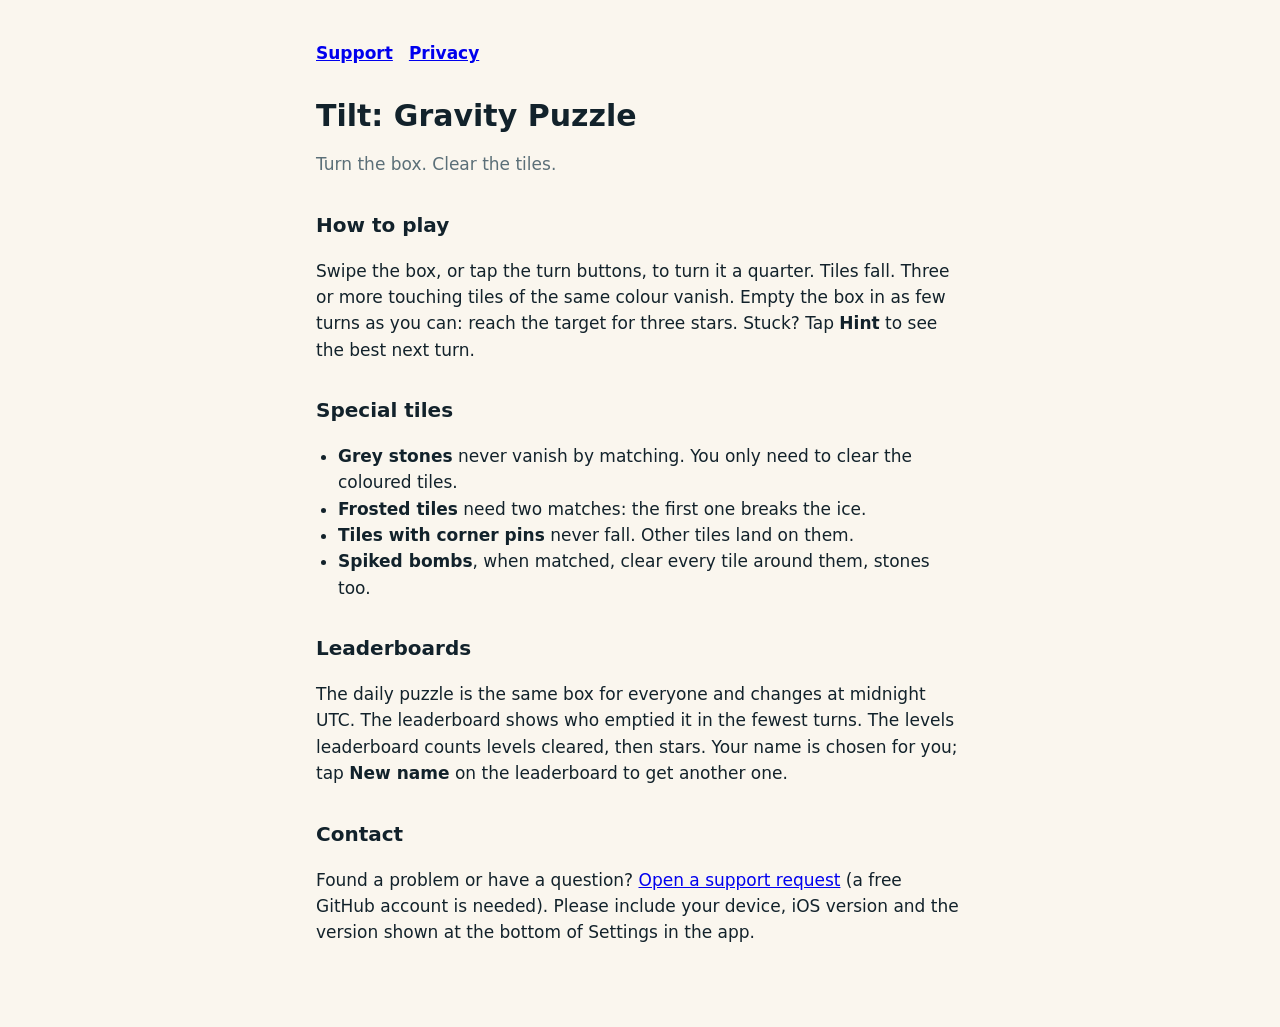
<file: index.html>
<!doctype html>
<html lang="en">
<head>
<meta charset="utf-8">
<meta name="viewport" content="width=device-width, initial-scale=1">
<title>Tilt: Gravity Puzzle — Support</title>
<link rel="stylesheet" href="style.css">
</head>
<body>
<main>
  <nav><a href="./">Support</a><a href="privacy.html">Privacy</a></nav>
  <h1>Tilt: Gravity Puzzle</h1>
  <p class="muted">Turn the box. Clear the tiles.</p>

  <h2>How to play</h2>
  <p>Swipe the box, or tap the turn buttons, to turn it a quarter. Tiles fall. Three or more
  touching tiles of the same colour vanish. Empty the box in as few turns as you can: reach the
  target for three stars. Stuck? Tap <b>Hint</b> to see the best next turn.</p>

  <h2>Special tiles</h2>
  <ul>
    <li><b>Grey stones</b> never vanish by matching. You only need to clear the coloured tiles.</li>
    <li><b>Frosted tiles</b> need two matches: the first one breaks the ice.</li>
    <li><b>Tiles with corner pins</b> never fall. Other tiles land on them.</li>
    <li><b>Spiked bombs</b>, when matched, clear every tile around them, stones too.</li>
  </ul>

  <h2>Leaderboards</h2>
  <p>The daily puzzle is the same box for everyone and changes at midnight UTC. The leaderboard
  shows who emptied it in the fewest turns. The levels leaderboard counts levels cleared, then
  stars. Your name is chosen for you; tap <b>New name</b> on the leaderboard to get another one.</p>

  <h2>Contact</h2>
  <p>Found a problem or have a question? <a href="https://github.com/AkgunAli/tilt-site/issues/new">Open a support request</a>
  (a free GitHub account is needed). Please include your device, iOS version and the version
  shown at the bottom of Settings in the app.</p>
</main>
</body>
</html>
</file>
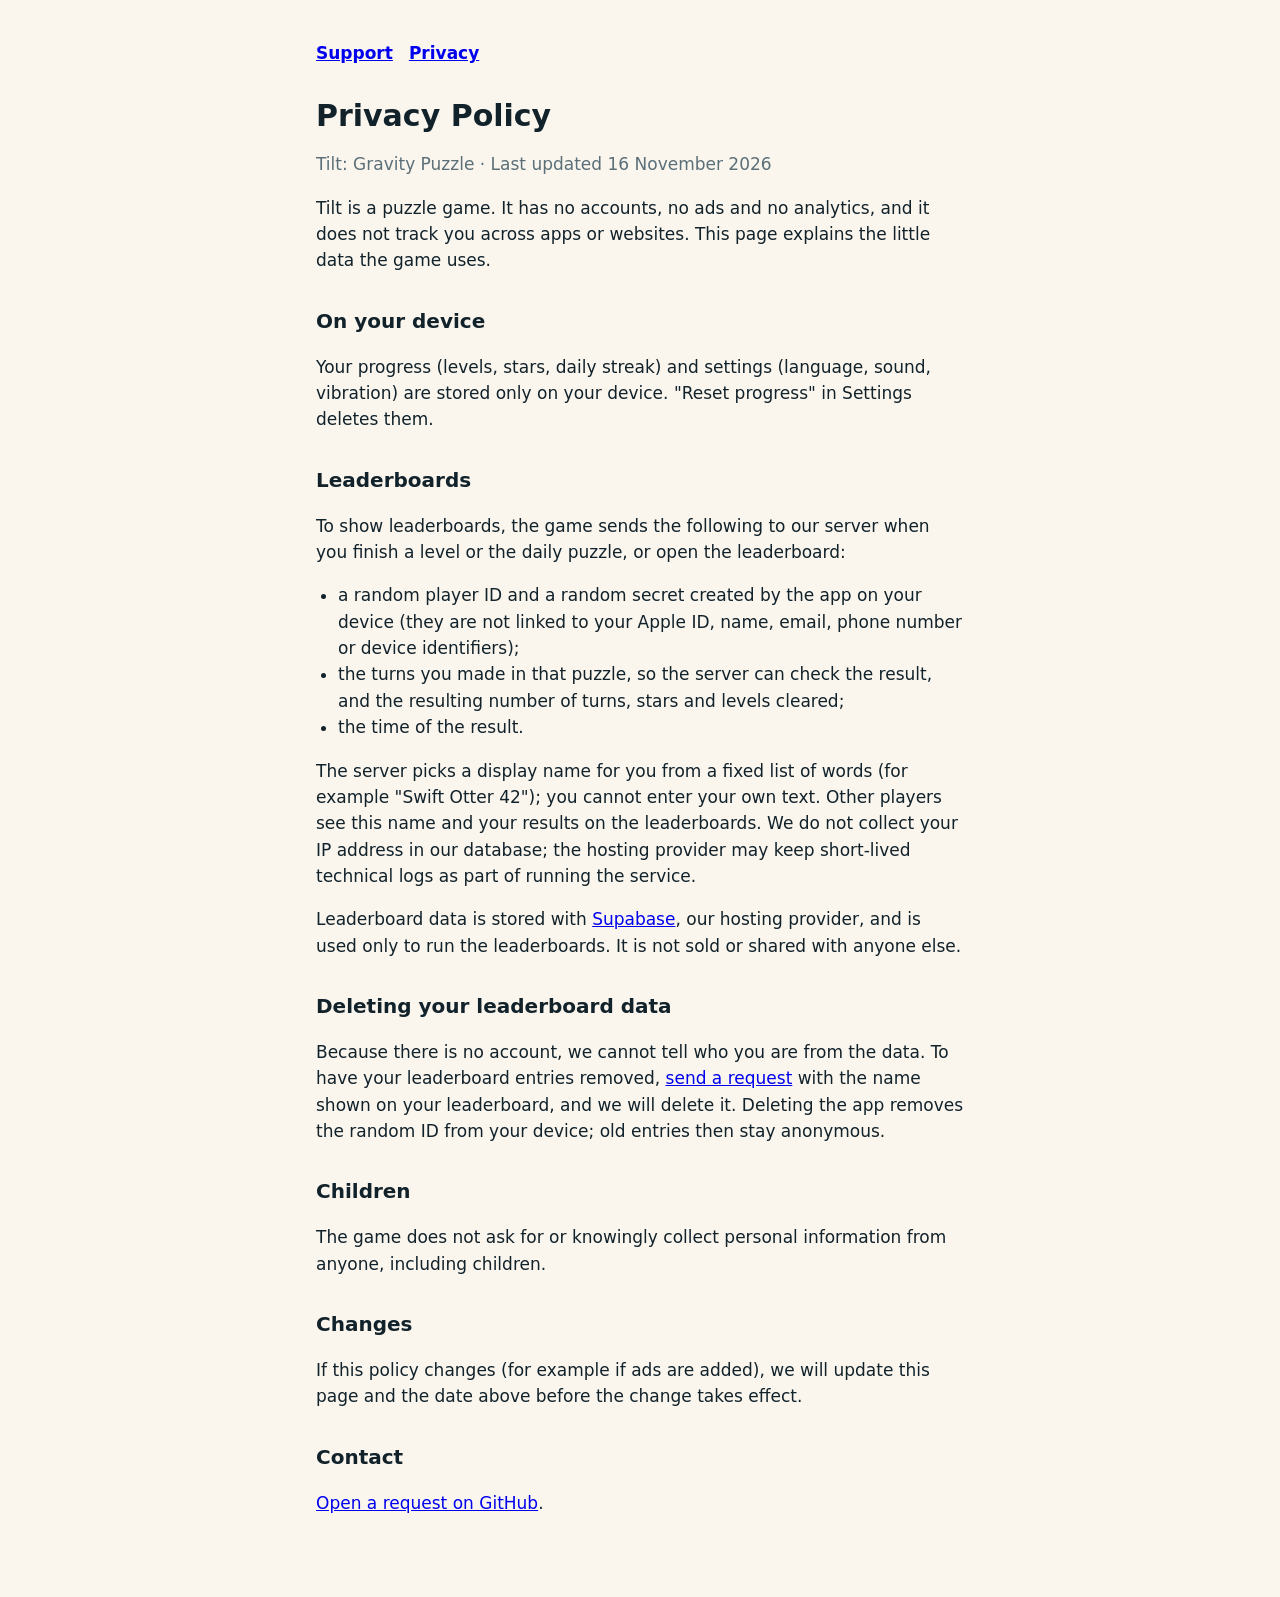
<file: privacy.html>
<!doctype html>
<html lang="en">
<head>
<meta charset="utf-8">
<meta name="viewport" content="width=device-width, initial-scale=1">
<title>Tilt: Gravity Puzzle — Privacy Policy</title>
<link rel="stylesheet" href="style.css">
</head>
<body>
<main>
  <nav><a href="./">Support</a><a href="privacy.html">Privacy</a></nav>
  <h1>Privacy Policy</h1>
  <p class="muted">Tilt: Gravity Puzzle · Last updated 16 November 2026</p>

  <p>Tilt is a puzzle game. It has no accounts, no ads and no analytics, and it does not track
  you across apps or websites. This page explains the little data the game uses.</p>

  <h2>On your device</h2>
  <p>Your progress (levels, stars, daily streak) and settings (language, sound, vibration) are
  stored only on your device. "Reset progress" in Settings deletes them.</p>

  <h2>Leaderboards</h2>
  <p>To show leaderboards, the game sends the following to our server when you finish a level
  or the daily puzzle, or open the leaderboard:</p>
  <ul>
    <li>a random player ID and a random secret created by the app on your device (they are not
      linked to your Apple ID, name, email, phone number or device identifiers);</li>
    <li>the turns you made in that puzzle, so the server can check the result, and the resulting
      number of turns, stars and levels cleared;</li>
    <li>the time of the result.</li>
  </ul>
  <p>The server picks a display name for you from a fixed list of words (for example
  "Swift Otter 42"); you cannot enter your own text. Other players see this name and your
  results on the leaderboards. We do not collect your IP address in our database; the hosting
  provider may keep short-lived technical logs as part of running the service.</p>
  <p>Leaderboard data is stored with <a href="https://supabase.com/privacy">Supabase</a>, our hosting
  provider, and is used only to run the leaderboards. It is not sold or shared with anyone else.</p>

  <h2>Deleting your leaderboard data</h2>
  <p>Because there is no account, we cannot tell who you are from the data. To have your
  leaderboard entries removed, <a href="https://github.com/AkgunAli/tilt-site/issues/new">send a request</a>
  with the name shown on your leaderboard, and we will delete it. Deleting the app removes the
  random ID from your device; old entries then stay anonymous.</p>

  <h2>Children</h2>
  <p>The game does not ask for or knowingly collect personal information from anyone, including
  children.</p>

  <h2>Changes</h2>
  <p>If this policy changes (for example if ads are added), we will update this page and the
  date above before the change takes effect.</p>

  <h2>Contact</h2>
  <p><a href="https://github.com/AkgunAli/tilt-site/issues/new">Open a request on GitHub</a>.</p>
</main>
</body>
</html>
</file>
<file: style.css>
:root { color-scheme: light dark; --ink: #12222b; --bone: #ecdfc6; --sun: #f7c948; --muted: #5b6f78; }
* { box-sizing: border-box; }
body { margin: 0; font: 17px/1.55 system-ui, -apple-system, "Segoe UI", Roboto, sans-serif; background: #faf6ee; color: var(--ink); }
@media (prefers-color-scheme: dark) { body { background: var(--ink); color: #f3ecdc; } a { color: var(--sun); } .muted { color: #93aab2 !important; } }
main { max-width: 680px; margin: 0 auto; padding: 40px 16px 64px; }
h1 { font-size: 30px; line-height: 1.2; margin: 0 0 4px; }
h2 { font-size: 20px; margin: 32px 0 8px; }
.muted { color: var(--muted); }
nav { display: flex; gap: 16px; margin-bottom: 32px; font-weight: 600; }
ul { padding-inline-start: 22px; }
</file>
